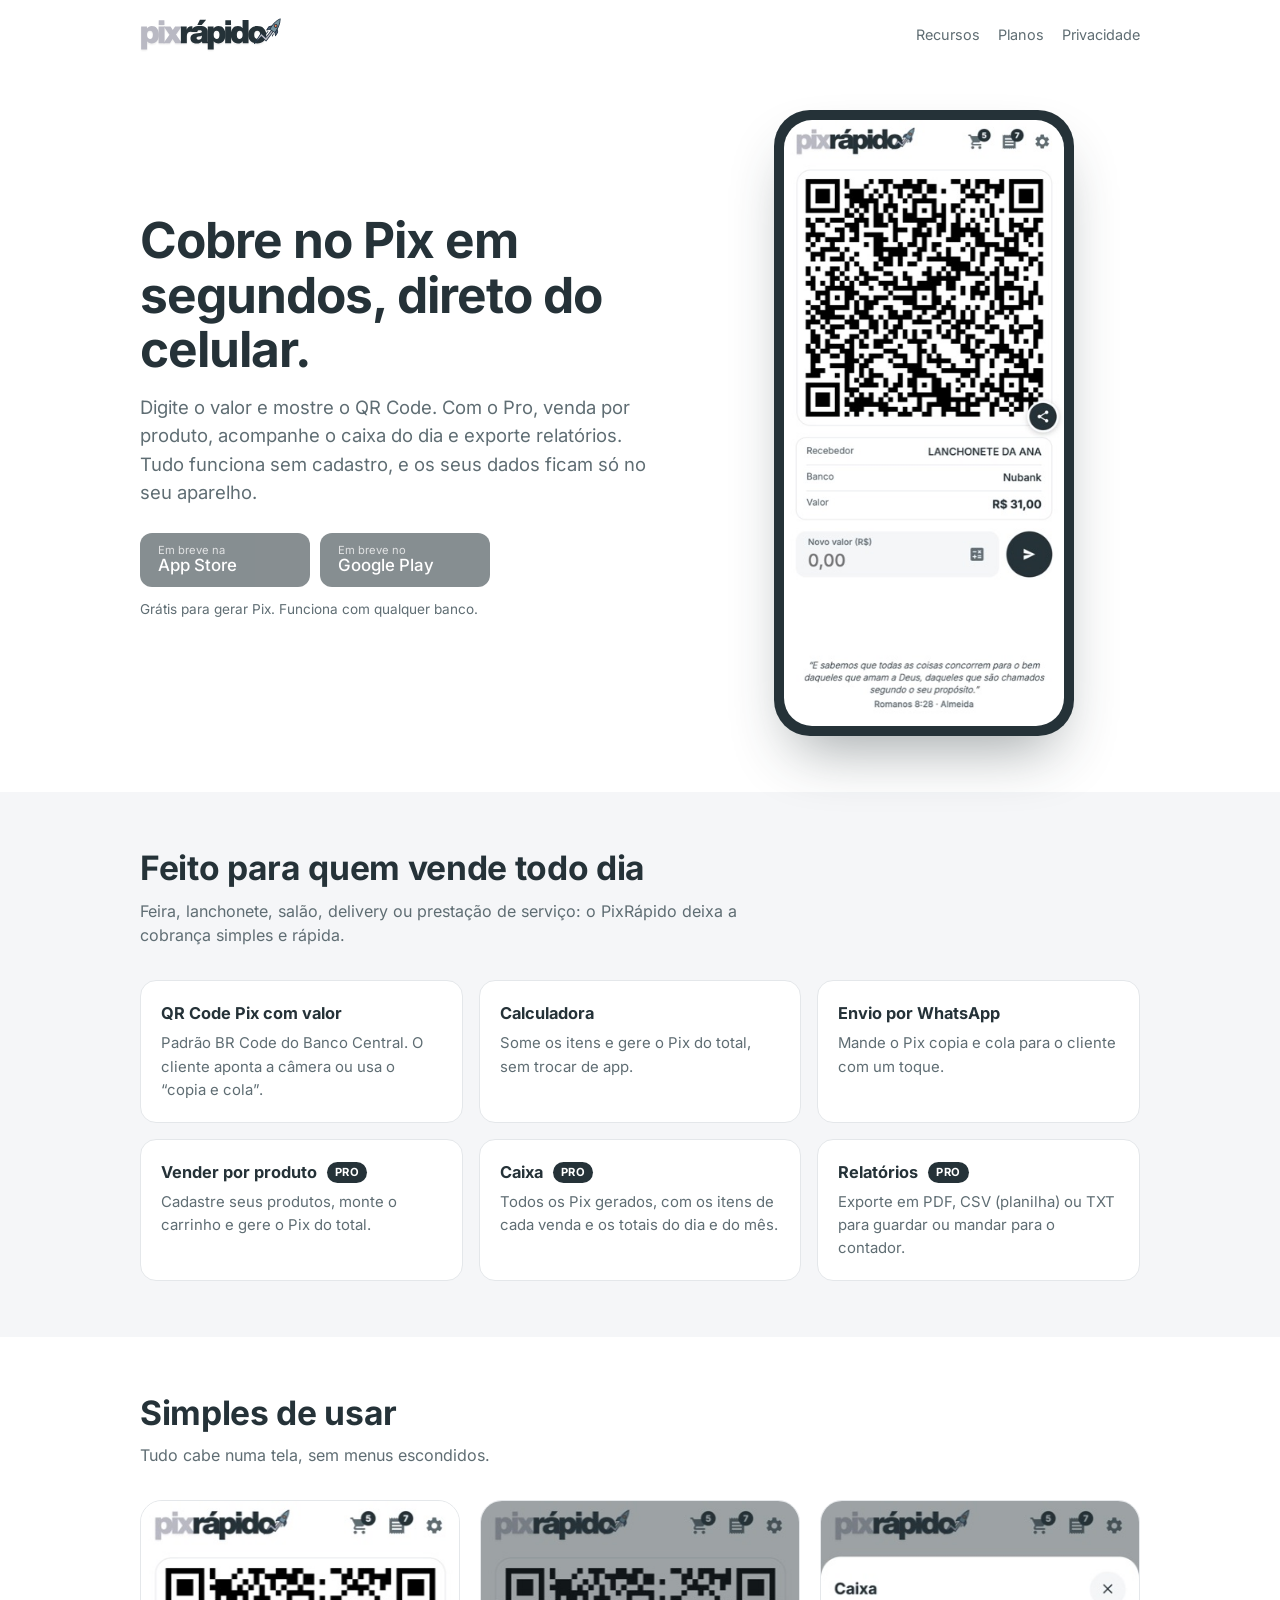
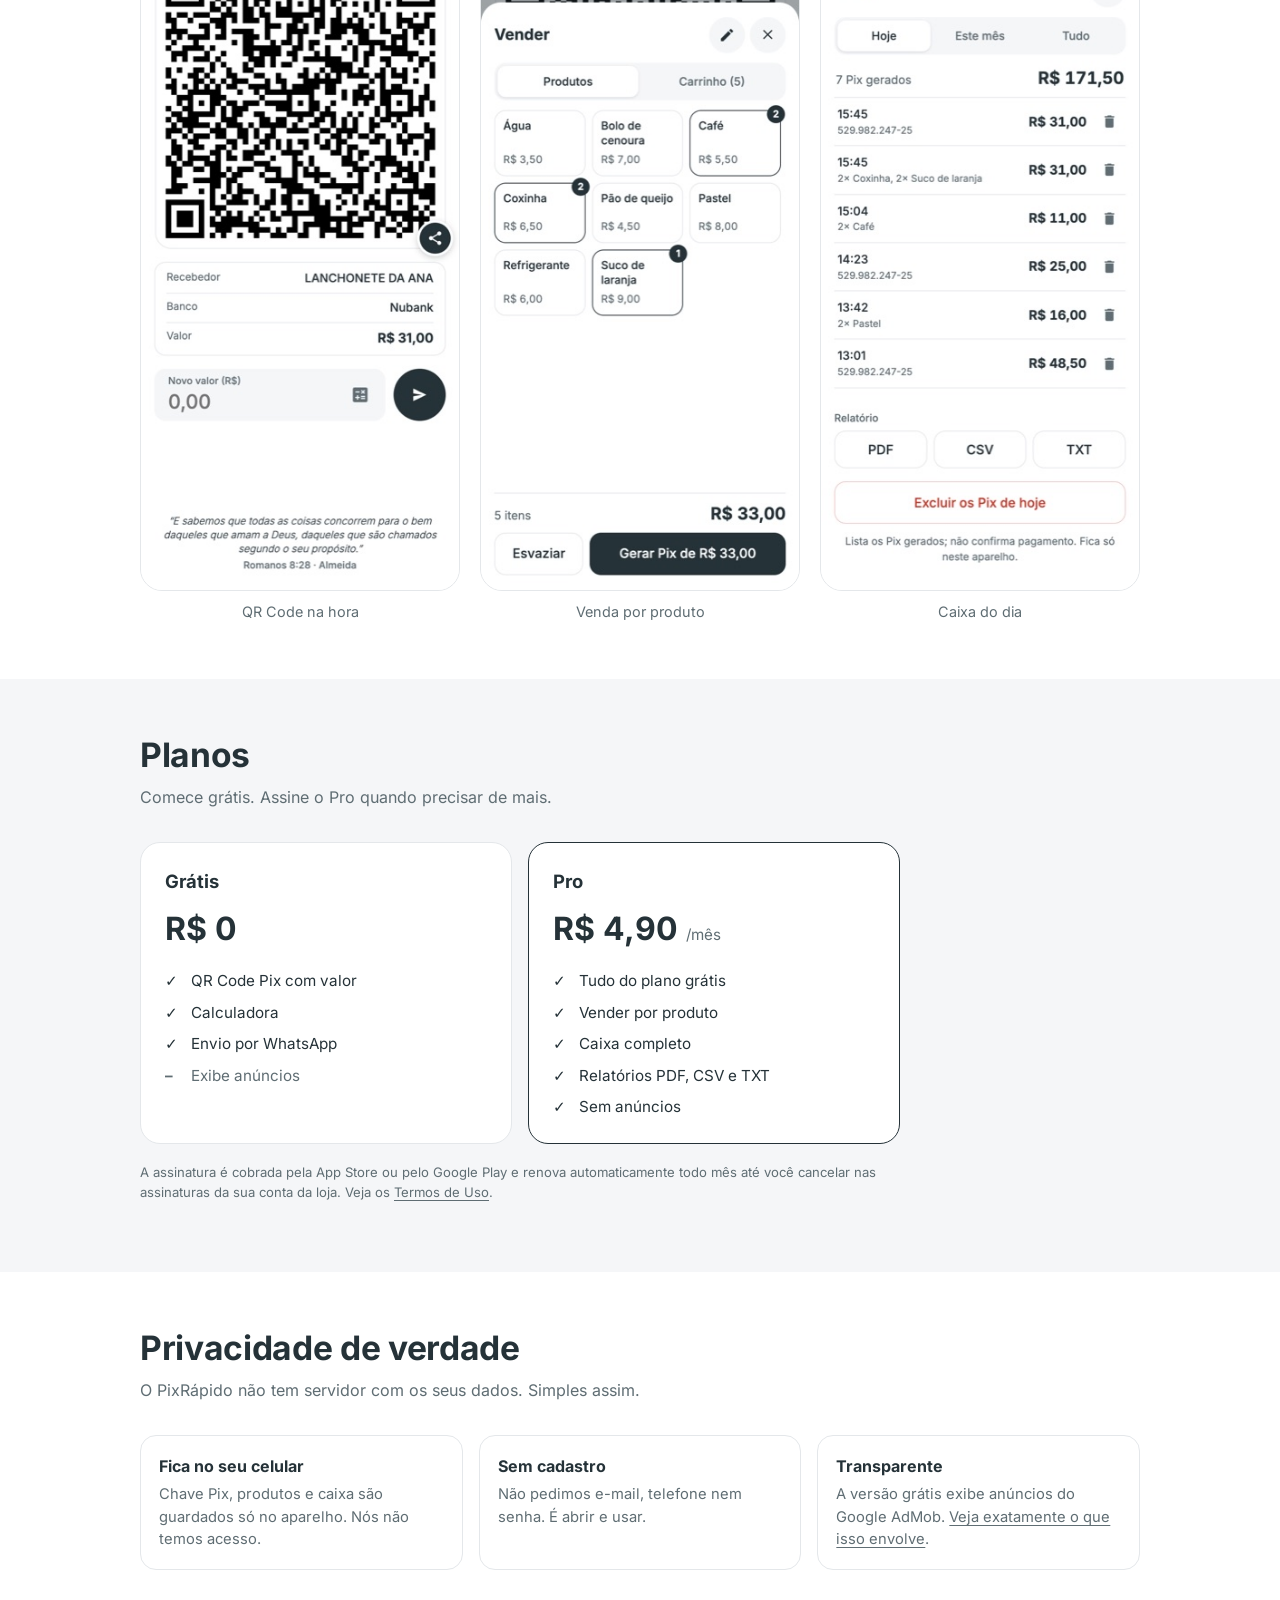
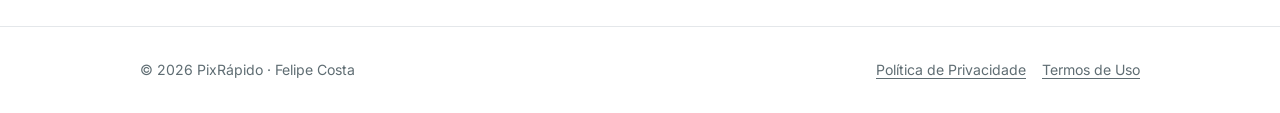
<file: index.html>
<!doctype html>
<html lang="pt-BR">
<head>
  <meta charset="utf-8">
  <meta name="viewport" content="width=device-width, initial-scale=1">
  <title>PixRápido – QR Code Pix com valor, caixa e vendas no celular</title>
  <meta name="description" content="PixRápido: gere QR Code Pix com valor em segundos, venda por produto e acompanhe o caixa. Seus dados ficam só no seu celular.">
  <link rel="canonical" href="https://felip3costa.github.io/">
  <meta property="og:type" content="website">
  <meta property="og:locale" content="pt_BR">
  <meta property="og:title" content="PixRápido – QR Code Pix com valor">
  <meta property="og:description" content="Gere QR Code Pix com valor em segundos. Venda por produto, caixa e relatórios.">
  <meta property="og:url" content="https://felip3costa.github.io/">
  <meta property="og:image" content="https://felip3costa.github.io/assets/og.png">
  <meta name="theme-color" content="#ffffff">
  <link rel="icon" href="assets/favicon/favicon.ico" sizes="any">
  <link rel="icon" href="assets/favicon/favicon-32x32.png" type="image/png" sizes="32x32">
  <link rel="apple-touch-icon" href="assets/favicon/apple-touch-icon.png">
  <link rel="stylesheet" href="assets/site.css">
</head>
<body>
  <header class="top">
    <div class="wrap">
      <a href="./"><img class="logo" src="assets/logo.svg" alt="PixRápido"></a>
      <nav aria-label="Principal">
        <a href="#recursos">Recursos</a>
        <a href="#planos">Planos</a>
        <a href="privacidade/">Privacidade</a>
      </nav>
    </div>
  </header>

  <main>
    <section class="hero">
      <div class="wrap">
        <div>
          <h1>Cobre no Pix em segundos, direto do celular.</h1>
          <p class="lead">Digite o valor e mostre o QR Code. Com o Pro, venda por produto, acompanhe o caixa do dia e exporte relatórios. Tudo funciona sem cadastro, e os seus dados ficam só no seu aparelho.</p>
          <div class="stores">
            <a class="store" aria-disabled="true"><small>Em breve na</small><strong>App Store</strong></a>
            <a class="store" aria-disabled="true"><small>Em breve no</small><strong>Google Play</strong></a>
          </div>
          <p class="note">Grátis para gerar Pix. Funciona com qualquer banco.</p>
        </div>
        <div class="phone"><img src="assets/img/1-qr.jpg" width="380" height="822" alt="Tela do PixRápido com um QR Code Pix de R$ 31,00"></div>
      </div>
    </section>

    <section id="recursos" class="block alt">
      <div class="wrap">
        <h2>Feito para quem vende todo dia</h2>
        <p class="sub">Feira, lanchonete, salão, delivery ou prestação de serviço: o PixRápido deixa a cobrança simples e rápida.</p>
        <div class="features">
          <div class="feature"><h3>QR Code Pix com valor</h3><p>Padrão BR Code do Banco Central. O cliente aponta a câmera ou usa o “copia e cola”.</p></div>
          <div class="feature"><h3>Calculadora</h3><p>Some os itens e gere o Pix do total, sem trocar de app.</p></div>
          <div class="feature"><h3>Envio por WhatsApp</h3><p>Mande o Pix copia e cola para o cliente com um toque.</p></div>
          <div class="feature"><h3>Vender por produto <span class="tag">Pro</span></h3><p>Cadastre seus produtos, monte o carrinho e gere o Pix do total.</p></div>
          <div class="feature"><h3>Caixa <span class="tag">Pro</span></h3><p>Todos os Pix gerados, com os itens de cada venda e os totais do dia e do mês.</p></div>
          <div class="feature"><h3>Relatórios <span class="tag">Pro</span></h3><p>Exporte em PDF, CSV (planilha) ou TXT para guardar ou mandar para o contador.</p></div>
        </div>
      </div>
    </section>

    <section class="block">
      <div class="wrap">
        <h2>Simples de usar</h2>
        <p class="sub">Tudo cabe numa tela, sem menus escondidos.</p>
        <div class="shots">
          <figure><img src="assets/img/1-qr.jpg" width="380" height="822" loading="lazy" alt="QR Code Pix gerado com recebedor, banco e valor"><figcaption>QR Code na hora</figcaption></figure>
          <figure><img src="assets/img/2-pos.jpg" width="380" height="822" loading="lazy" alt="Tela de venda com produtos e carrinho"><figcaption>Venda por produto</figcaption></figure>
          <figure><img src="assets/img/3-caixa.jpg" width="380" height="822" loading="lazy" alt="Caixa com os Pix do dia e o total"><figcaption>Caixa do dia</figcaption></figure>
        </div>
      </div>
    </section>

    <section id="planos" class="block alt">
      <div class="wrap">
        <h2>Planos</h2>
        <p class="sub">Comece grátis. Assine o Pro quando precisar de mais.</p>
        <div class="plans">
          <div class="plan">
            <h3>Grátis</h3>
            <p class="price">R$ 0</p>
            <ul>
              <li>QR Code Pix com valor</li>
              <li>Calculadora</li>
              <li>Envio por WhatsApp</li>
              <li class="off">Exibe anúncios</li>
            </ul>
          </div>
          <div class="plan pro">
            <h3>Pro</h3>
            <p class="price">R$ 4,90 <small>/mês</small></p>
            <ul>
              <li>Tudo do plano grátis</li>
              <li>Vender por produto</li>
              <li>Caixa completo</li>
              <li>Relatórios PDF, CSV e TXT</li>
              <li>Sem anúncios</li>
            </ul>
          </div>
        </div>
        <p class="fine">A assinatura é cobrada pela App Store ou pelo Google Play e renova automaticamente todo mês até você cancelar nas assinaturas da sua conta da loja. Veja os <a href="termos/">Termos de Uso</a>.</p>
      </div>
    </section>

    <section class="block">
      <div class="wrap">
        <h2>Privacidade de verdade</h2>
        <p class="sub">O PixRápido não tem servidor com os seus dados. Simples assim.</p>
        <div class="privacy">
          <div><strong>Fica no seu celular</strong><p>Chave Pix, produtos e caixa são guardados só no aparelho. Nós não temos acesso.</p></div>
          <div><strong>Sem cadastro</strong><p>Não pedimos e-mail, telefone nem senha. É abrir e usar.</p></div>
          <div><strong>Transparente</strong><p>A versão grátis exibe anúncios do Google AdMob. <a href="privacidade/">Veja exatamente o que isso envolve</a>.</p></div>
        </div>
      </div>
    </section>
  </main>

  <footer>
    <div class="wrap">
      <span>© 2026 PixRápido · Felipe Costa</span>
      <nav aria-label="Rodapé">
        <a href="privacidade/">Política de Privacidade</a>
        <a href="termos/">Termos de Uso</a>
      </nav>
    </div>
  </footer>
</body>
</html>
</file>
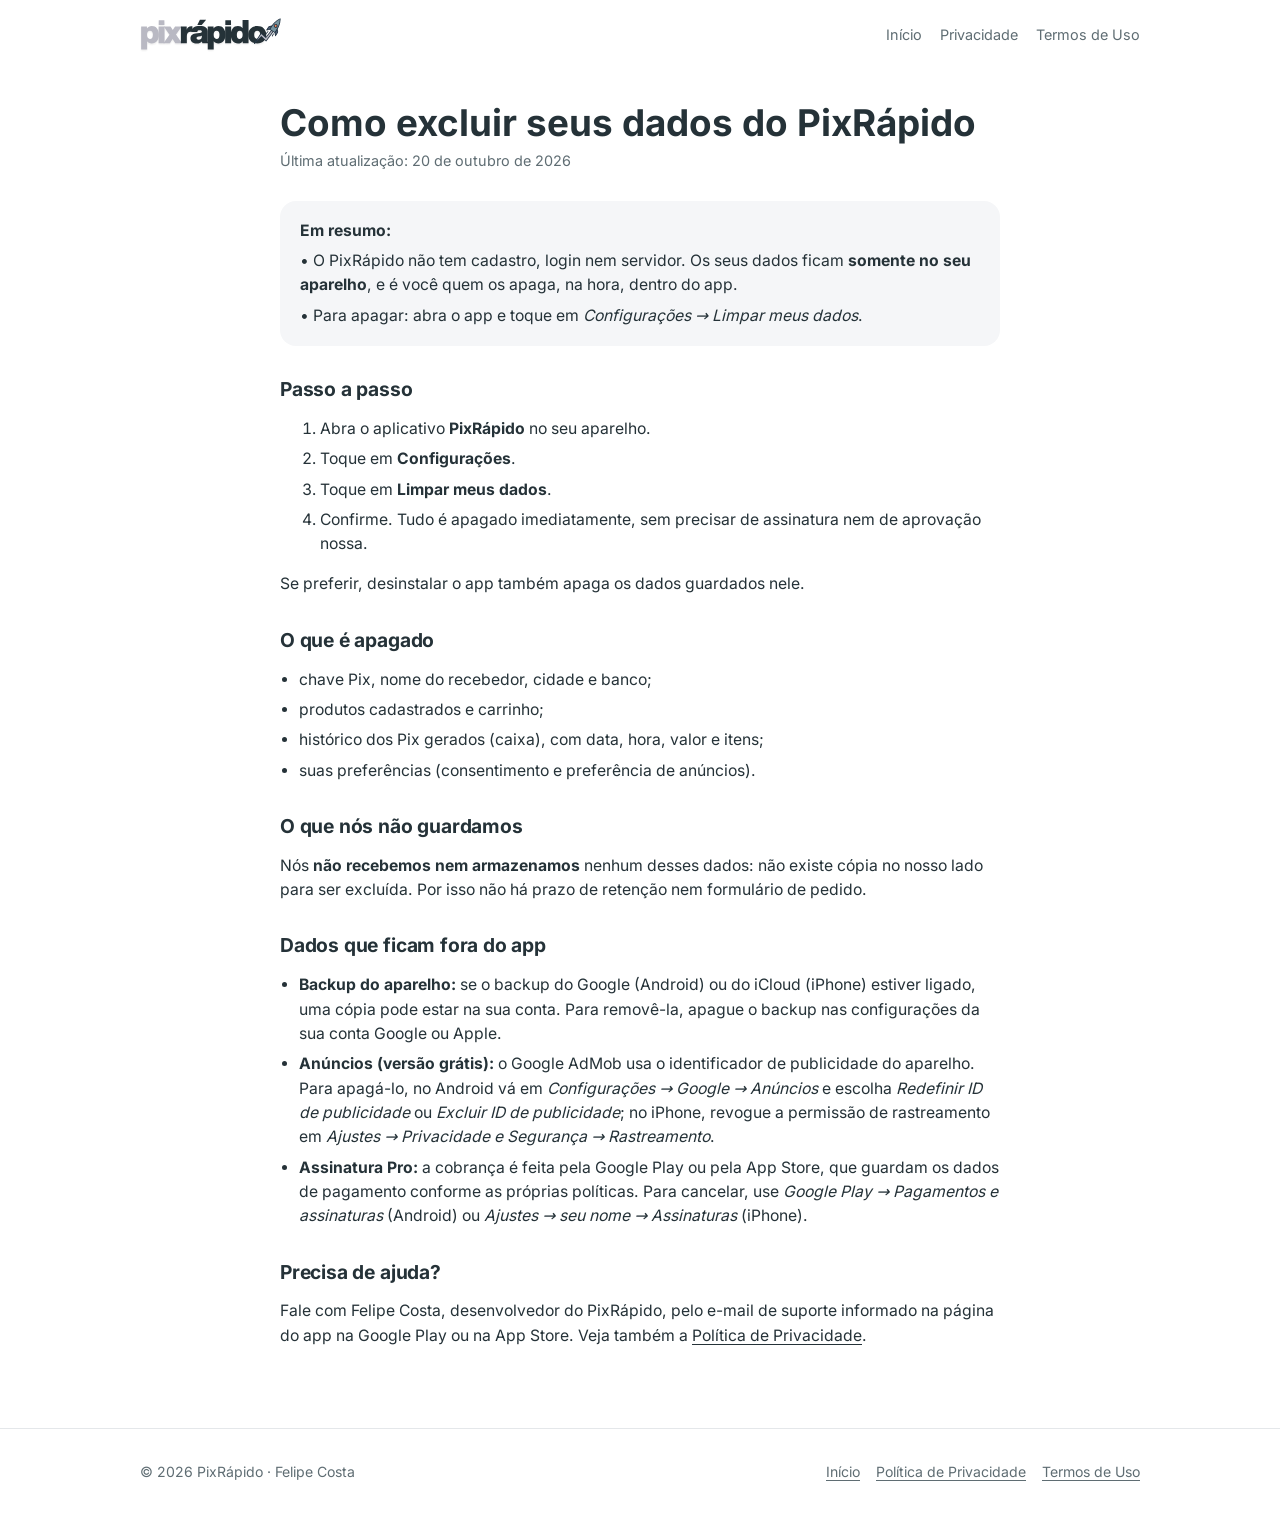
<file: excluir-dados/index.html>
<!doctype html>
<html lang="pt-BR">
<head>
  <meta charset="utf-8">
  <meta name="viewport" content="width=device-width, initial-scale=1">
  <title>Como excluir seus dados – PixRápido</title>
  <meta name="description" content="Passo a passo para apagar os dados do aplicativo PixRápido: o que é apagado, o que não é guardado por nós e como pedir ajuda.">
  <link rel="canonical" href="https://felip3costa.github.io/excluir-dados/">
  <link rel="icon" href="../assets/favicon/favicon.ico" sizes="any">
  <link rel="stylesheet" href="../assets/site.css">
</head>
<body>
  <header class="top">
    <div class="wrap">
      <a href="../"><img class="logo" src="../assets/logo.svg" alt="PixRápido"></a>
      <nav aria-label="Principal"><a href="../">Início</a><a href="../privacidade/">Privacidade</a><a href="../termos/">Termos de Uso</a></nav>
    </div>
  </header>

  <main class="doc">
    <div class="wrap">
      <h1>Como excluir seus dados do PixRápido</h1>
      <p class="updated">Última atualização: 20 de outubro de 2026</p>

      <div class="summary">
        <p><strong>Em resumo:</strong></p>
        <p>• O PixRápido não tem cadastro, login nem servidor. Os seus dados ficam <strong>somente no seu aparelho</strong>, e é você quem os apaga, na hora, dentro do app.</p>
        <p>• Para apagar: abra o app e toque em <em>Configurações → Limpar meus dados</em>.</p>
      </div>

      <h2>Passo a passo</h2>
      <ol>
        <li>Abra o aplicativo <strong>PixRápido</strong> no seu aparelho.</li>
        <li>Toque em <strong>Configurações</strong>.</li>
        <li>Toque em <strong>Limpar meus dados</strong>.</li>
        <li>Confirme. Tudo é apagado imediatamente, sem precisar de assinatura nem de aprovação nossa.</li>
      </ol>
      <p>Se preferir, desinstalar o app também apaga os dados guardados nele.</p>

      <h2>O que é apagado</h2>
      <ul>
        <li>chave Pix, nome do recebedor, cidade e banco;</li>
        <li>produtos cadastrados e carrinho;</li>
        <li>histórico dos Pix gerados (caixa), com data, hora, valor e itens;</li>
        <li>suas preferências (consentimento e preferência de anúncios).</li>
      </ul>

      <h2>O que nós não guardamos</h2>
      <p>Nós <strong>não recebemos nem armazenamos</strong> nenhum desses dados: não existe cópia no nosso lado para ser excluída. Por isso não há prazo de retenção nem formulário de pedido.</p>

      <h2>Dados que ficam fora do app</h2>
      <ul>
        <li><strong>Backup do aparelho:</strong> se o backup do Google (Android) ou do iCloud (iPhone) estiver ligado, uma cópia pode estar na sua conta. Para removê-la, apague o backup nas configurações da sua conta Google ou Apple.</li>
        <li><strong>Anúncios (versão grátis):</strong> o Google AdMob usa o identificador de publicidade do aparelho. Para apagá-lo, no Android vá em <em>Configurações → Google → Anúncios</em> e escolha <em>Redefinir ID de publicidade</em> ou <em>Excluir ID de publicidade</em>; no iPhone, revogue a permissão de rastreamento em <em>Ajustes → Privacidade e Segurança → Rastreamento</em>.</li>
        <li><strong>Assinatura Pro:</strong> a cobrança é feita pela Google Play ou pela App Store, que guardam os dados de pagamento conforme as próprias políticas. Para cancelar, use <em>Google Play → Pagamentos e assinaturas</em> (Android) ou <em>Ajustes → seu nome → Assinaturas</em> (iPhone).</li>
      </ul>

      <h2>Precisa de ajuda?</h2>
      <p>Fale com Felipe Costa, desenvolvedor do PixRápido, pelo e-mail de suporte informado na página do app na Google Play ou na App Store. Veja também a <a href="../privacidade/">Política de Privacidade</a>.</p>
    </div>
  </main>

  <footer>
    <div class="wrap">
      <span>© 2026 PixRápido · Felipe Costa</span>
      <nav aria-label="Rodapé"><a href="../">Início</a><a href="../privacidade/">Política de Privacidade</a><a href="../termos/">Termos de Uso</a></nav>
    </div>
  </footer>
</body>
</html>
</file>
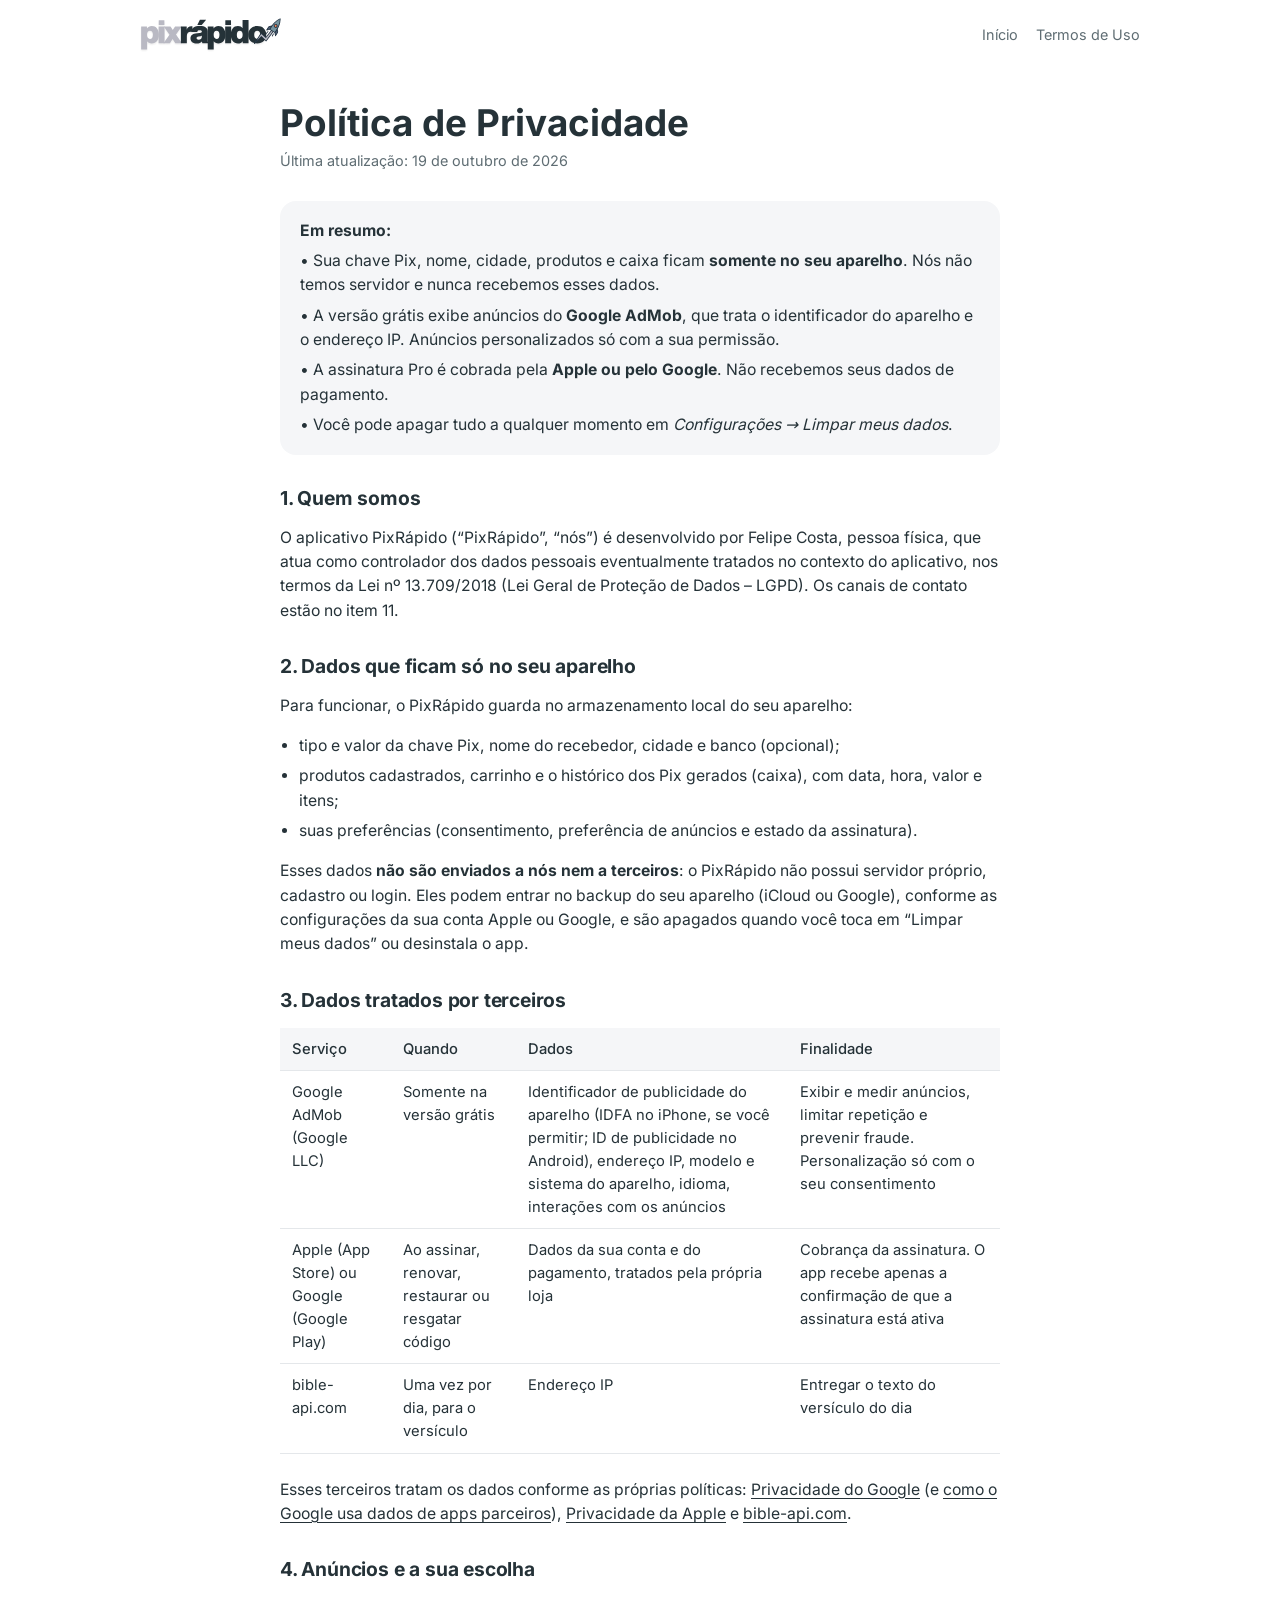
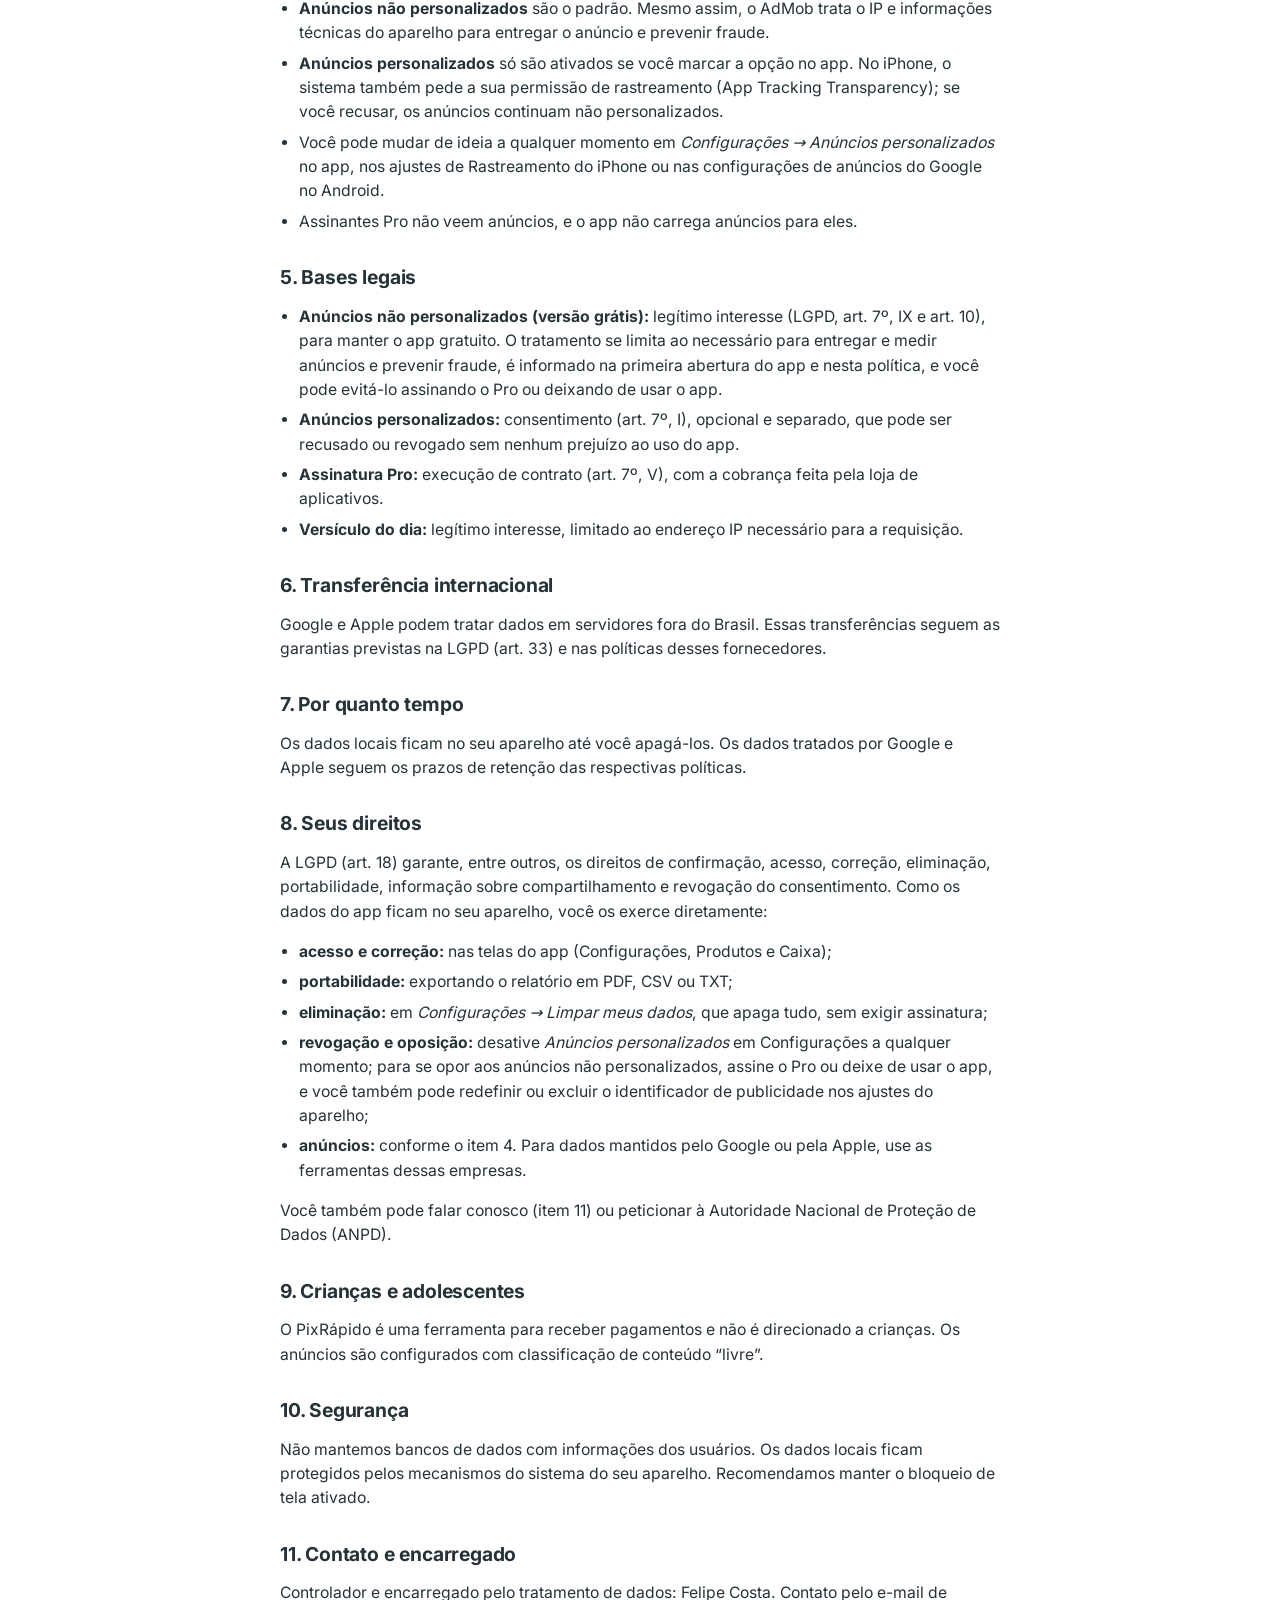
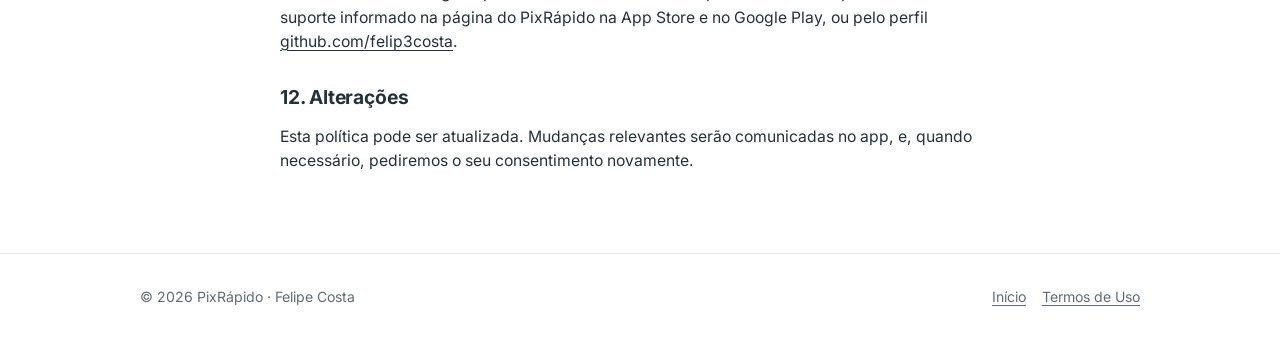
<file: privacidade/index.html>
<!doctype html>
<html lang="pt-BR">
<head>
  <meta charset="utf-8">
  <meta name="viewport" content="width=device-width, initial-scale=1">
  <title>Política de Privacidade – PixRápido</title>
  <meta name="description" content="Como o PixRápido trata dados pessoais: o que fica no seu aparelho, o que é tratado por terceiros (Google AdMob, Apple, Google Play) e os seus direitos pela LGPD.">
  <link rel="canonical" href="https://felip3costa.github.io/privacidade/">
  <link rel="icon" href="../assets/favicon/favicon.ico" sizes="any">
  <link rel="stylesheet" href="../assets/site.css">
</head>
<body>
  <header class="top">
    <div class="wrap">
      <a href="../"><img class="logo" src="../assets/logo.svg" alt="PixRápido"></a>
      <nav aria-label="Principal"><a href="../">Início</a><a href="../termos/">Termos de Uso</a></nav>
    </div>
  </header>

  <main class="doc">
    <div class="wrap">
      <h1>Política de Privacidade</h1>
      <p class="updated">Última atualização: 19 de outubro de 2026</p>

      <div class="summary">
        <p><strong>Em resumo:</strong></p>
        <p>• Sua chave Pix, nome, cidade, produtos e caixa ficam <strong>somente no seu aparelho</strong>. Nós não temos servidor e nunca recebemos esses dados.</p>
        <p>• A versão grátis exibe anúncios do <strong>Google AdMob</strong>, que trata o identificador do aparelho e o endereço IP. Anúncios personalizados só com a sua permissão.</p>
        <p>• A assinatura Pro é cobrada pela <strong>Apple ou pelo Google</strong>. Não recebemos seus dados de pagamento.</p>
        <p>• Você pode apagar tudo a qualquer momento em <em>Configurações → Limpar meus dados</em>.</p>
      </div>

      <h2>1. Quem somos</h2>
      <p>O aplicativo PixRápido (“PixRápido”, “nós”) é desenvolvido por Felipe Costa, pessoa física, que atua como controlador dos dados pessoais eventualmente tratados no contexto do aplicativo, nos termos da Lei nº 13.709/2018 (Lei Geral de Proteção de Dados – LGPD). Os canais de contato estão no item 11.</p>

      <h2>2. Dados que ficam só no seu aparelho</h2>
      <p>Para funcionar, o PixRápido guarda no armazenamento local do seu aparelho:</p>
      <ul>
        <li>tipo e valor da chave Pix, nome do recebedor, cidade e banco (opcional);</li>
        <li>produtos cadastrados, carrinho e o histórico dos Pix gerados (caixa), com data, hora, valor e itens;</li>
        <li>suas preferências (consentimento, preferência de anúncios e estado da assinatura).</li>
      </ul>
      <p>Esses dados <strong>não são enviados a nós nem a terceiros</strong>: o PixRápido não possui servidor próprio, cadastro ou login. Eles podem entrar no backup do seu aparelho (iCloud ou Google), conforme as configurações da sua conta Apple ou Google, e são apagados quando você toca em “Limpar meus dados” ou desinstala o app.</p>

      <h2>3. Dados tratados por terceiros</h2>
      <div class="table-wrap">
        <table>
          <thead><tr><th>Serviço</th><th>Quando</th><th>Dados</th><th>Finalidade</th></tr></thead>
          <tbody>
            <tr><td>Google AdMob (Google LLC)</td><td>Somente na versão grátis</td><td>Identificador de publicidade do aparelho (IDFA no iPhone, se você permitir; ID de publicidade no Android), endereço IP, modelo e sistema do aparelho, idioma, interações com os anúncios</td><td>Exibir e medir anúncios, limitar repetição e prevenir fraude. Personalização só com o seu consentimento</td></tr>
            <tr><td>Apple (App Store) ou Google (Google Play)</td><td>Ao assinar, renovar, restaurar ou resgatar código</td><td>Dados da sua conta e do pagamento, tratados pela própria loja</td><td>Cobrança da assinatura. O app recebe apenas a confirmação de que a assinatura está ativa</td></tr>
            <tr><td>bible-api.com</td><td>Uma vez por dia, para o versículo</td><td>Endereço IP</td><td>Entregar o texto do versículo do dia</td></tr>
          </tbody>
        </table>
      </div>
      <p>Esses terceiros tratam os dados conforme as próprias políticas: <a href="https://policies.google.com/privacy" target="_blank" rel="noopener noreferrer">Privacidade do Google</a> (e <a href="https://policies.google.com/technologies/partner-sites" target="_blank" rel="noopener noreferrer">como o Google usa dados de apps parceiros</a>), <a href="https://www.apple.com/br/legal/privacy/" target="_blank" rel="noopener noreferrer">Privacidade da Apple</a> e <a href="https://bible-api.com/" target="_blank" rel="noopener noreferrer">bible-api.com</a>.</p>

      <h2>4. Anúncios e a sua escolha</h2>
      <ul>
        <li><strong>Anúncios não personalizados</strong> são o padrão. Mesmo assim, o AdMob trata o IP e informações técnicas do aparelho para entregar o anúncio e prevenir fraude.</li>
        <li><strong>Anúncios personalizados</strong> só são ativados se você marcar a opção no app. No iPhone, o sistema também pede a sua permissão de rastreamento (App Tracking Transparency); se você recusar, os anúncios continuam não personalizados.</li>
        <li>Você pode mudar de ideia a qualquer momento em <em>Configurações → Anúncios personalizados</em> no app, nos ajustes de Rastreamento do iPhone ou nas configurações de anúncios do Google no Android.</li>
        <li>Assinantes Pro não veem anúncios, e o app não carrega anúncios para eles.</li>
      </ul>

      <h2>5. Bases legais</h2>
      <ul>
        <li><strong>Anúncios não personalizados (versão grátis):</strong> legítimo interesse (LGPD, art. 7º, IX e art. 10), para manter o app gratuito. O tratamento se limita ao necessário para entregar e medir anúncios e prevenir fraude, é informado na primeira abertura do app e nesta política, e você pode evitá-lo assinando o Pro ou deixando de usar o app.</li>
        <li><strong>Anúncios personalizados:</strong> consentimento (art. 7º, I), opcional e separado, que pode ser recusado ou revogado sem nenhum prejuízo ao uso do app.</li>
        <li><strong>Assinatura Pro:</strong> execução de contrato (art. 7º, V), com a cobrança feita pela loja de aplicativos.</li>
        <li><strong>Versículo do dia:</strong> legítimo interesse, limitado ao endereço IP necessário para a requisição.</li>
      </ul>

      <h2>6. Transferência internacional</h2>
      <p>Google e Apple podem tratar dados em servidores fora do Brasil. Essas transferências seguem as garantias previstas na LGPD (art. 33) e nas políticas desses fornecedores.</p>

      <h2>7. Por quanto tempo</h2>
      <p>Os dados locais ficam no seu aparelho até você apagá-los. Os dados tratados por Google e Apple seguem os prazos de retenção das respectivas políticas.</p>

      <h2>8. Seus direitos</h2>
      <p>A LGPD (art. 18) garante, entre outros, os direitos de confirmação, acesso, correção, eliminação, portabilidade, informação sobre compartilhamento e revogação do consentimento. Como os dados do app ficam no seu aparelho, você os exerce diretamente:</p>
      <ul>
        <li><strong>acesso e correção:</strong> nas telas do app (Configurações, Produtos e Caixa);</li>
        <li><strong>portabilidade:</strong> exportando o relatório em PDF, CSV ou TXT;</li>
        <li><strong>eliminação:</strong> em <em>Configurações → Limpar meus dados</em>, que apaga tudo, sem exigir assinatura;</li>
        <li><strong>revogação e oposição:</strong> desative <em>Anúncios personalizados</em> em Configurações a qualquer momento; para se opor aos anúncios não personalizados, assine o Pro ou deixe de usar o app, e você também pode redefinir ou excluir o identificador de publicidade nos ajustes do aparelho;</li>
        <li><strong>anúncios:</strong> conforme o item 4. Para dados mantidos pelo Google ou pela Apple, use as ferramentas dessas empresas.</li>
      </ul>
      <p>Você também pode falar conosco (item 11) ou peticionar à Autoridade Nacional de Proteção de Dados (ANPD).</p>

      <h2>9. Crianças e adolescentes</h2>
      <p>O PixRápido é uma ferramenta para receber pagamentos e não é direcionado a crianças. Os anúncios são configurados com classificação de conteúdo “livre”.</p>

      <h2>10. Segurança</h2>
      <p>Não mantemos bancos de dados com informações dos usuários. Os dados locais ficam protegidos pelos mecanismos do sistema do seu aparelho. Recomendamos manter o bloqueio de tela ativado.</p>

      <h2>11. Contato e encarregado</h2>
      <p>Controlador e encarregado pelo tratamento de dados: Felipe Costa. Contato pelo e-mail de suporte informado na página do PixRápido na App Store e no Google Play, ou pelo perfil <a href="https://github.com/felip3costa" target="_blank" rel="noopener noreferrer">github.com/felip3costa</a>.</p>

      <h2>12. Alterações</h2>
      <p>Esta política pode ser atualizada. Mudanças relevantes serão comunicadas no app, e, quando necessário, pediremos o seu consentimento novamente.</p>
    </div>
  </main>

  <footer>
    <div class="wrap">
      <span>© 2026 PixRápido · Felipe Costa</span>
      <nav aria-label="Rodapé"><a href="../">Início</a><a href="../termos/">Termos de Uso</a></nav>
    </div>
  </footer>
</body>
</html>
</file>
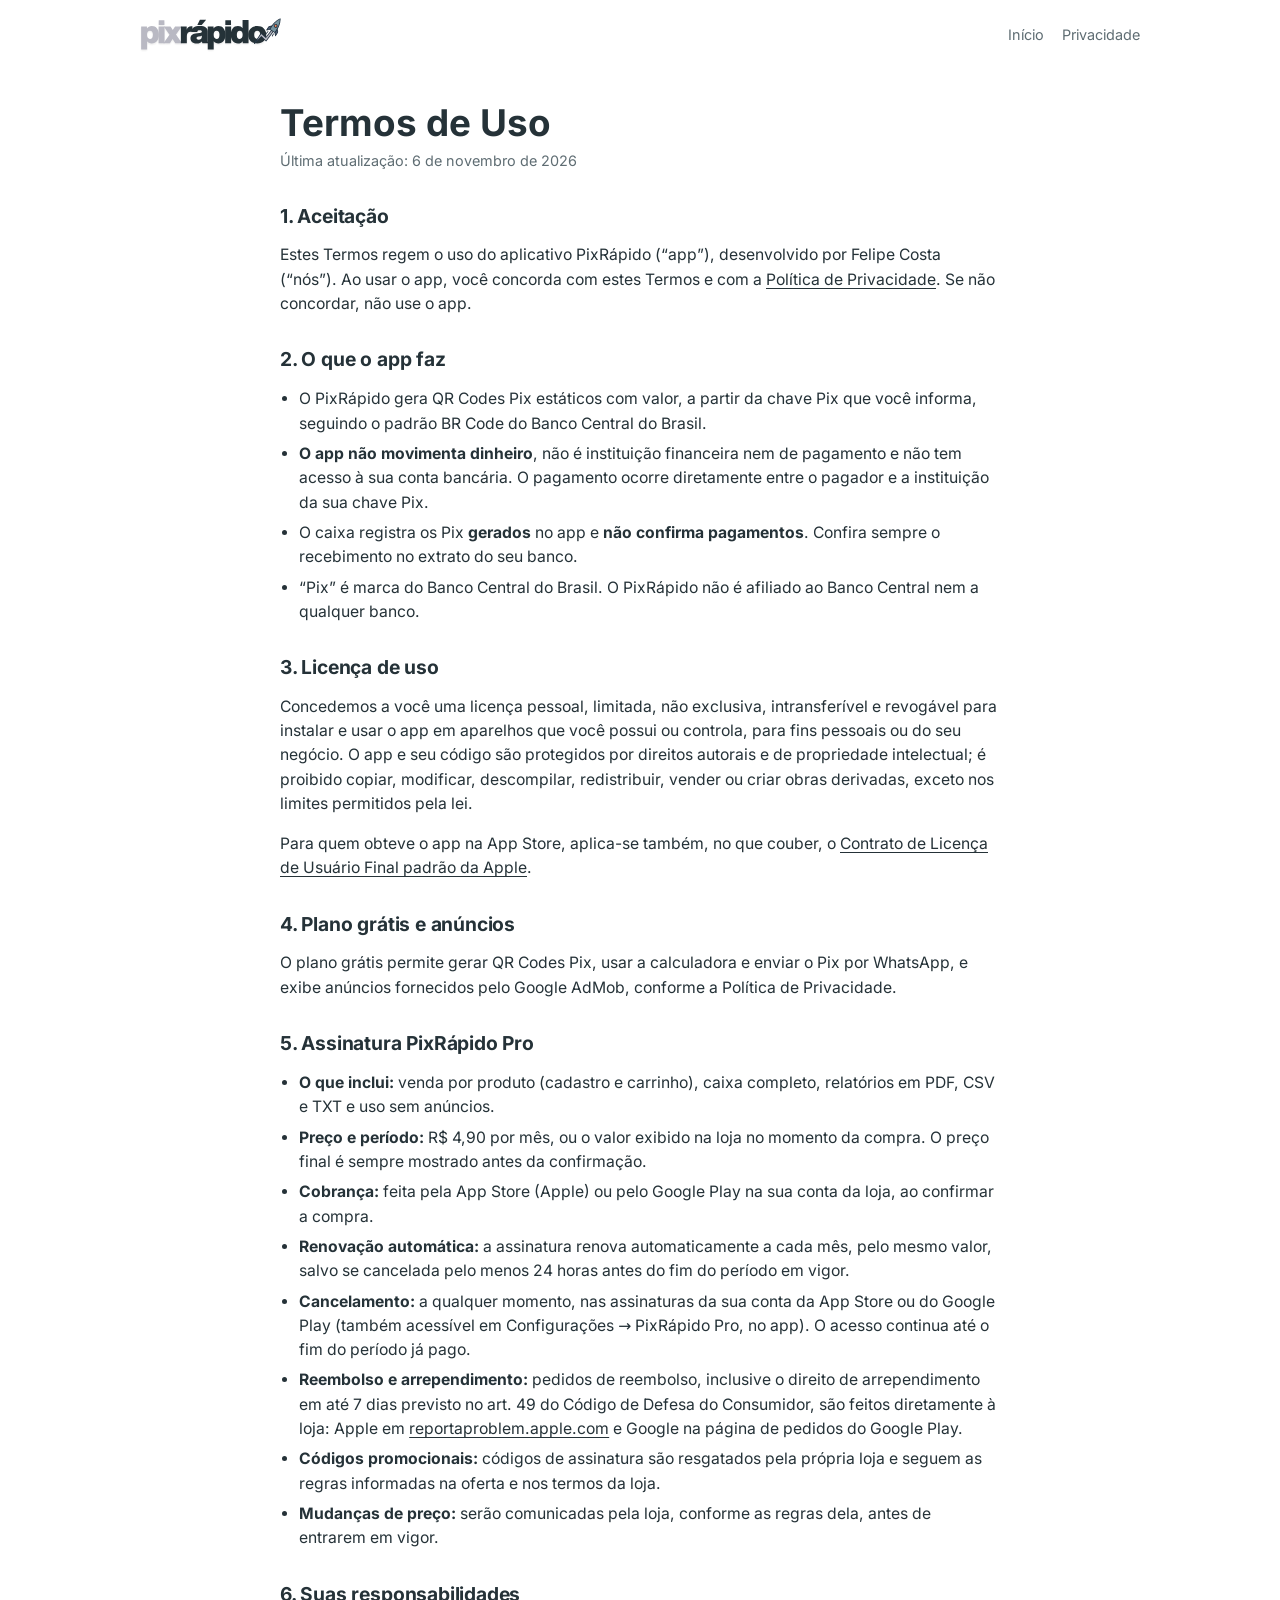
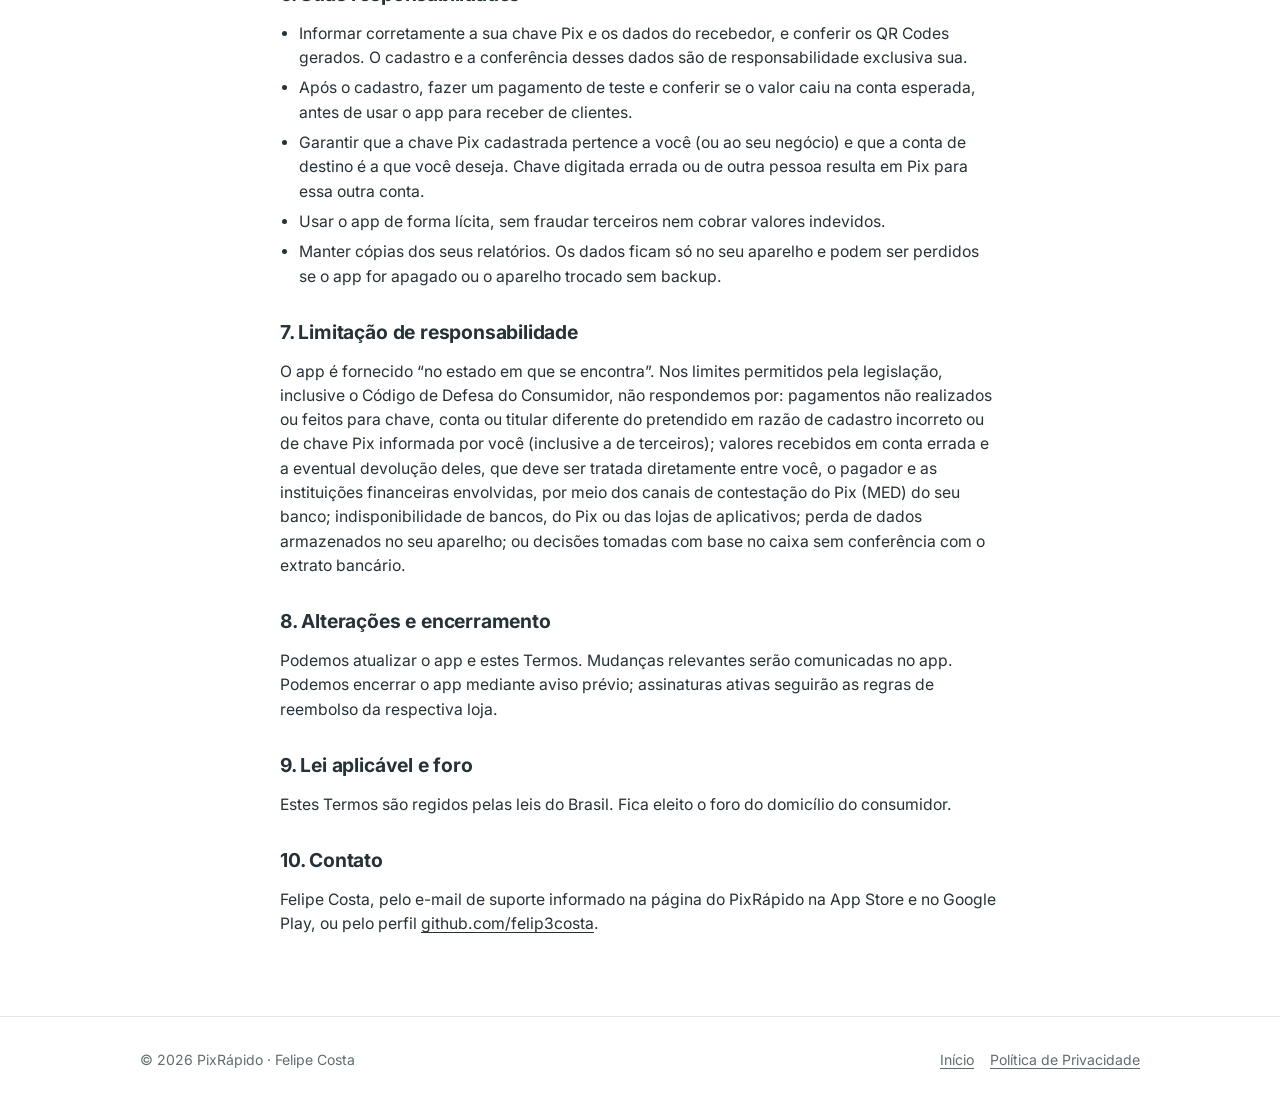
<file: termos/index.html>
<!doctype html>
<html lang="pt-BR">
<head>
  <meta charset="utf-8">
  <meta name="viewport" content="width=device-width, initial-scale=1">
  <title>Termos de Uso – PixRápido</title>
  <meta name="description" content="Termos de Uso do aplicativo PixRápido e da assinatura PixRápido Pro.">
  <link rel="canonical" href="https://felip3costa.github.io/termos/">
  <link rel="icon" href="../assets/favicon/favicon.ico" sizes="any">
  <link rel="stylesheet" href="../assets/site.css">
</head>
<body>
  <header class="top">
    <div class="wrap">
      <a href="../"><img class="logo" src="../assets/logo.svg" alt="PixRápido"></a>
      <nav aria-label="Principal"><a href="../">Início</a><a href="../privacidade/">Privacidade</a></nav>
    </div>
  </header>

  <main class="doc">
    <div class="wrap">
      <h1>Termos de Uso</h1>
      <p class="updated">Última atualização: 6 de novembro de 2026</p>

      <h2>1. Aceitação</h2>
      <p>Estes Termos regem o uso do aplicativo PixRápido (“app”), desenvolvido por Felipe Costa (“nós”). Ao usar o app, você concorda com estes Termos e com a <a href="../privacidade/">Política de Privacidade</a>. Se não concordar, não use o app.</p>

      <h2>2. O que o app faz</h2>
      <ul>
        <li>O PixRápido gera QR Codes Pix estáticos com valor, a partir da chave Pix que você informa, seguindo o padrão BR Code do Banco Central do Brasil.</li>
        <li><strong>O app não movimenta dinheiro</strong>, não é instituição financeira nem de pagamento e não tem acesso à sua conta bancária. O pagamento ocorre diretamente entre o pagador e a instituição da sua chave Pix.</li>
        <li>O caixa registra os Pix <strong>gerados</strong> no app e <strong>não confirma pagamentos</strong>. Confira sempre o recebimento no extrato do seu banco.</li>
        <li>“Pix” é marca do Banco Central do Brasil. O PixRápido não é afiliado ao Banco Central nem a qualquer banco.</li>
      </ul>

      <h2>3. Licença de uso</h2>
      <p>Concedemos a você uma licença pessoal, limitada, não exclusiva, intransferível e revogável para instalar e usar o app em aparelhos que você possui ou controla, para fins pessoais ou do seu negócio. O app e seu código são protegidos por direitos autorais e de propriedade intelectual; é proibido copiar, modificar, descompilar, redistribuir, vender ou criar obras derivadas, exceto nos limites permitidos pela lei.</p>
      <p>Para quem obteve o app na App Store, aplica-se também, no que couber, o <a href="https://www.apple.com/legal/internet-services/itunes/dev/stdeula/" target="_blank" rel="noopener noreferrer">Contrato de Licença de Usuário Final padrão da Apple</a>.</p>

      <h2>4. Plano grátis e anúncios</h2>
      <p>O plano grátis permite gerar QR Codes Pix, usar a calculadora e enviar o Pix por WhatsApp, e exibe anúncios fornecidos pelo Google AdMob, conforme a Política de Privacidade.</p>

      <h2>5. Assinatura PixRápido Pro</h2>
      <ul>
        <li><strong>O que inclui:</strong> venda por produto (cadastro e carrinho), caixa completo, relatórios em PDF, CSV e TXT e uso sem anúncios.</li>
        <li><strong>Preço e período:</strong> R$ 4,90 por mês, ou o valor exibido na loja no momento da compra. O preço final é sempre mostrado antes da confirmação.</li>
        <li><strong>Cobrança:</strong> feita pela App Store (Apple) ou pelo Google Play na sua conta da loja, ao confirmar a compra.</li>
        <li><strong>Renovação automática:</strong> a assinatura renova automaticamente a cada mês, pelo mesmo valor, salvo se cancelada pelo menos 24 horas antes do fim do período em vigor.</li>
        <li><strong>Cancelamento:</strong> a qualquer momento, nas assinaturas da sua conta da App Store ou do Google Play (também acessível em Configurações → PixRápido Pro, no app). O acesso continua até o fim do período já pago.</li>
        <li><strong>Reembolso e arrependimento:</strong> pedidos de reembolso, inclusive o direito de arrependimento em até 7 dias previsto no art. 49 do Código de Defesa do Consumidor, são feitos diretamente à loja: Apple em <a href="https://reportaproblem.apple.com" target="_blank" rel="noopener noreferrer">reportaproblem.apple.com</a> e Google na página de pedidos do Google Play.</li>
        <li><strong>Códigos promocionais:</strong> códigos de assinatura são resgatados pela própria loja e seguem as regras informadas na oferta e nos termos da loja.</li>
        <li><strong>Mudanças de preço:</strong> serão comunicadas pela loja, conforme as regras dela, antes de entrarem em vigor.</li>
      </ul>

      <h2>6. Suas responsabilidades</h2>
      <ul>
        <li>Informar corretamente a sua chave Pix e os dados do recebedor, e conferir os QR Codes gerados. O cadastro e a conferência desses dados são de responsabilidade exclusiva sua.</li>
        <li>Após o cadastro, fazer um pagamento de teste e conferir se o valor caiu na conta esperada, antes de usar o app para receber de clientes.</li>
        <li>Garantir que a chave Pix cadastrada pertence a você (ou ao seu negócio) e que a conta de destino é a que você deseja. Chave digitada errada ou de outra pessoa resulta em Pix para essa outra conta.</li>
        <li>Usar o app de forma lícita, sem fraudar terceiros nem cobrar valores indevidos.</li>
        <li>Manter cópias dos seus relatórios. Os dados ficam só no seu aparelho e podem ser perdidos se o app for apagado ou o aparelho trocado sem backup.</li>
      </ul>

      <h2>7. Limitação de responsabilidade</h2>
      <p>O app é fornecido “no estado em que se encontra”. Nos limites permitidos pela legislação, inclusive o Código de Defesa do Consumidor, não respondemos por: pagamentos não realizados ou feitos para chave, conta ou titular diferente do pretendido em razão de cadastro incorreto ou de chave Pix informada por você (inclusive a de terceiros); valores recebidos em conta errada e a eventual devolução deles, que deve ser tratada diretamente entre você, o pagador e as instituições financeiras envolvidas, por meio dos canais de contestação do Pix (MED) do seu banco; indisponibilidade de bancos, do Pix ou das lojas de aplicativos; perda de dados armazenados no seu aparelho; ou decisões tomadas com base no caixa sem conferência com o extrato bancário.</p>

      <h2>8. Alterações e encerramento</h2>
      <p>Podemos atualizar o app e estes Termos. Mudanças relevantes serão comunicadas no app. Podemos encerrar o app mediante aviso prévio; assinaturas ativas seguirão as regras de reembolso da respectiva loja.</p>

      <h2>9. Lei aplicável e foro</h2>
      <p>Estes Termos são regidos pelas leis do Brasil. Fica eleito o foro do domicílio do consumidor.</p>

      <h2>10. Contato</h2>
      <p>Felipe Costa, pelo e-mail de suporte informado na página do PixRápido na App Store e no Google Play, ou pelo perfil <a href="https://github.com/felip3costa" target="_blank" rel="noopener noreferrer">github.com/felip3costa</a>.</p>
    </div>
  </main>

  <footer>
    <div class="wrap">
      <span>© 2026 PixRápido · Felipe Costa</span>
      <nav aria-label="Rodapé"><a href="../">Início</a><a href="../privacidade/">Política de Privacidade</a></nav>
    </div>
  </footer>
</body>
</html>
</file>
<file: assets/site.css>
@font-face { font-family: "Inter"; font-weight: 400; font-display: swap; src: url("fonts/Inter-400.woff2") format("woff2"); }
@font-face { font-family: "Inter"; font-weight: 500; font-display: swap; src: url("fonts/Inter-500.woff2") format("woff2"); }
@font-face { font-family: "Inter"; font-weight: 700; font-display: swap; src: url("fonts/Inter-700.woff2") format("woff2"); }

:root {
  --ink: #253238;
  --ink-soft: #5f6d73;
  --line: #e4e7ea;
  --bg: #ffffff;
  --surface: #f5f6f8;
  --accent: #253238;
  --radius: 16px;
}

* { box-sizing: border-box; }
html { -webkit-text-size-adjust: 100%; }
body {
  margin: 0;
  background: var(--bg);
  color: var(--ink);
  font-family: "Inter", system-ui, -apple-system, "Segoe UI", Roboto, Arial, sans-serif;
  line-height: 1.55;
}
img { max-width: 100%; display: block; }
a { color: inherit; text-underline-offset: 3px; }
.wrap { width: 100%; max-width: 1040px; margin: 0 auto; padding-inline: 20px; }

/* Topo */
.top { padding-block: 18px; }
.top .wrap { display: flex; justify-content: space-between; align-items: center; gap: 16px; }
.top .logo { height: 34px; width: auto; }
.top nav { display: flex; gap: 18px; font-size: .9rem; color: var(--ink-soft); }
.top nav a { text-decoration: none; }
.top nav a:hover { color: var(--ink); }

/* Destaque */
.hero { padding-block: 40px 56px; }
.hero .wrap { display: grid; grid-template-columns: 1.1fr .9fr; gap: 40px; align-items: center; }
.hero h1 { font-size: clamp(2rem, 5vw, 3.1rem); line-height: 1.1; letter-spacing: -.02em; margin: 0 0 16px; }
.hero p.lead { font-size: 1.15rem; color: var(--ink-soft); margin: 0 0 26px; max-width: 32em; }
.stores { display: flex; flex-wrap: wrap; gap: 10px; }
.store {
  display: inline-flex; flex-direction: column; justify-content: center; min-width: 170px; height: 54px; padding: 0 18px;
  border-radius: 12px; background: var(--accent); color: #fff; text-decoration: none; line-height: 1.15;
}
.store small { font-size: .7rem; opacity: .75; }
.store strong { font-size: 1.05rem; font-weight: 500; }
.store[aria-disabled="true"] { opacity: .55; cursor: default; }
.note { font-size: .85rem; color: var(--ink-soft); margin-top: 12px; }
.phone {
  justify-self: center; width: min(300px, 80vw); border-radius: 36px; padding: 10px; background: var(--ink);
  box-shadow: 0 30px 60px -20px rgba(37, 50, 56, .45);
}
.phone img { border-radius: 28px; width: 100%; height: auto; }

/* Seções */
section.block { padding-block: 56px; }
section.alt { background: var(--surface); }
h2 { font-size: clamp(1.5rem, 3.5vw, 2.1rem); letter-spacing: -.01em; line-height: 1.2; margin: 0 0 10px; }
.sub { color: var(--ink-soft); margin: 0 0 32px; max-width: 40em; }

.features { display: grid; grid-template-columns: repeat(3, 1fr); gap: 16px; }
.feature { background: #fff; border: 1.5px solid var(--line); border-radius: var(--radius); padding: 20px; }
.feature h3 { font-size: 1.02rem; margin: 0 0 6px; }
.feature p { margin: 0; color: var(--ink-soft); font-size: .93rem; }
.tag { display: inline-block; font-size: .7rem; font-weight: 700; letter-spacing: .04em; text-transform: uppercase; padding: 2px 8px; border-radius: 999px; background: var(--accent); color: #fff; margin-left: 6px; vertical-align: 2px; }

.shots { display: grid; grid-template-columns: repeat(3, 1fr); gap: 20px; }
.shots figure { margin: 0; }
.shots img { border-radius: 22px; border: 1.5px solid var(--line); width: 100%; height: auto; }
.shots figcaption { text-align: center; color: var(--ink-soft); font-size: .9rem; margin-top: 10px; }

.plans { display: grid; grid-template-columns: 1fr 1fr; gap: 16px; max-width: 760px; }
.plan { border: 1.5px solid var(--line); border-radius: 20px; padding: 24px; background: #fff; }
.plan.pro { border-color: var(--ink); }
.plan h3 { margin: 0; font-size: 1.15rem; }
.price { font-size: 2rem; font-weight: 700; margin: 8px 0 2px; }
.price small { font-size: .95rem; font-weight: 400; color: var(--ink-soft); }
.plan ul { list-style: none; padding: 0; margin: 16px 0 0; display: grid; gap: 8px; }
.plan li { padding-left: 26px; position: relative; font-size: .95rem; }
.plan li::before { content: "✓"; position: absolute; left: 0; font-weight: 700; }
.plan li.off { color: var(--ink-soft); }
.plan li.off::before { content: "–"; }
.fine { font-size: .82rem; color: var(--ink-soft); margin-top: 18px; max-width: 760px; }

.privacy { display: grid; grid-template-columns: repeat(3, 1fr); gap: 16px; }
.privacy div { padding: 18px; border-radius: var(--radius); background: #fff; border: 1.5px solid var(--line); }
.privacy strong { display: block; margin-bottom: 4px; }
.privacy p { margin: 0; font-size: .92rem; color: var(--ink-soft); }

/* Rodapé */
footer { padding-block: 32px; border-top: 1px solid var(--line); font-size: .88rem; color: var(--ink-soft); }
footer .wrap { display: flex; flex-wrap: wrap; justify-content: space-between; gap: 12px; }
footer nav { display: flex; flex-wrap: wrap; gap: 16px; }

/* Páginas de texto legal */
.doc { padding-block: 24px 64px; }
.doc .wrap { max-width: 760px; }
.doc h1 { font-size: clamp(1.7rem, 4vw, 2.3rem); line-height: 1.15; margin: 8px 0 6px; }
.doc .updated { color: var(--ink-soft); font-size: .9rem; margin: 0 0 28px; }
.doc h2 { font-size: 1.2rem; margin: 32px 0 8px; }
.doc p, .doc li { font-size: .98rem; }
.doc ul { padding-left: 1.2em; }
.doc li { margin-bottom: 6px; }
.summary { background: var(--surface); border-radius: var(--radius); padding: 18px 20px; }
.summary p { margin: 0 0 6px; }
.summary p:last-child { margin: 0; }
.table-wrap { overflow-x: auto; }
table { border-collapse: collapse; width: 100%; font-size: .92rem; margin: 8px 0; }
th, td { text-align: left; vertical-align: top; padding: 10px 12px; border-bottom: 1px solid var(--line); }
th { font-weight: 500; background: var(--surface); }

:focus-visible { outline: 3px solid #2f80ed; outline-offset: 2px; }

@media (max-width: 820px) {
  .hero .wrap { grid-template-columns: 1fr; }
  .hero { padding-top: 16px; }
  .features, .privacy { grid-template-columns: 1fr 1fr; }
}
@media (max-width: 560px) {
  .features, .privacy, .plans { grid-template-columns: 1fr; }
  .shots { grid-template-columns: 1fr; max-width: 300px; margin-inline: auto; }
  .top nav { gap: 12px; font-size: .85rem; }
  .store { flex: 1 1 160px; }
}
</file>
